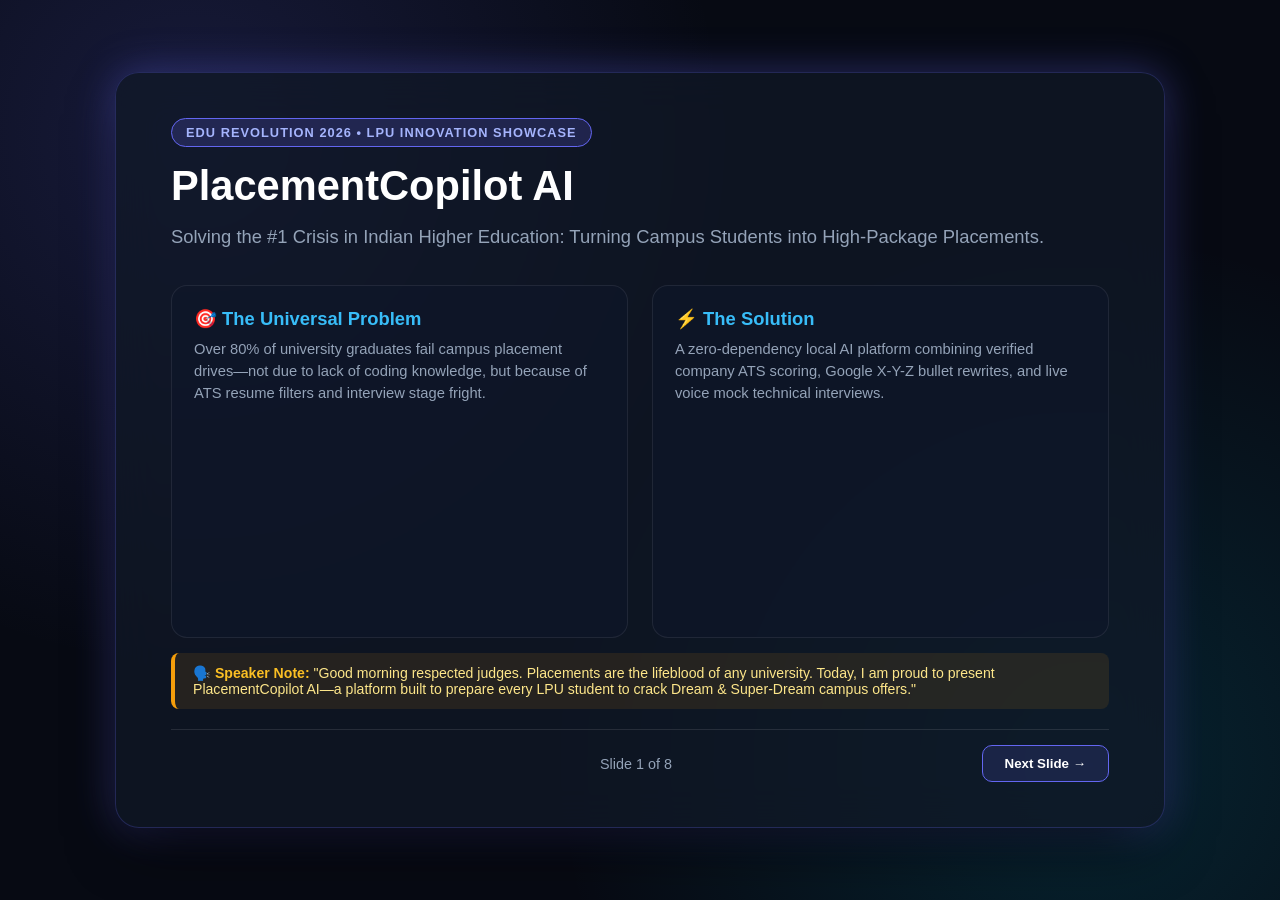
<file: presentation.html>
<!DOCTYPE html>
<html lang="en">
<head>
  <meta charset="UTF-8">
  <meta name="viewport" content="width=device-width, initial-scale=1.0">
  <title>PlacementCopilot AI — Edu Revolution Pitch Deck</title>
  <style>
    :root {
      --bg: #070a13;
      --card-bg: rgba(17, 24, 39, 0.75);
      --card-border: rgba(99, 102, 241, 0.25);
      --primary: #6366f1;
      --primary-glow: rgba(99, 102, 241, 0.4);
      --cyan: #06b6d4;
      --emerald: #10b981;
      --text: #f8fafc;
      --text-muted: #94a3b8;
    }
    * { box-sizing: border-box; margin: 0; padding: 0; font-family: -apple-system, BlinkMacSystemFont, "Segoe UI", Roboto, sans-serif; }
    body {
      background: var(--bg);
      color: var(--text);
      min-height: 100vh;
      display: flex;
      flex-direction: column;
      align-items: center;
      justify-content: center;
      overflow: hidden;
      background-image: radial-gradient(circle at 15% 15%, rgba(99, 102, 241, 0.18) 0%, transparent 40%),
                        radial-gradient(circle at 85% 85%, rgba(6, 182, 212, 0.15) 0%, transparent 40%);
    }
    .deck-container {
      width: 90vw;
      max-width: 1050px;
      height: 84vh;
      background: var(--card-bg);
      border: 1px solid var(--card-border);
      border-radius: 24px;
      backdrop-filter: blur(20px);
      box-shadow: 0 25px 60px -15px rgba(0, 0, 0, 0.8), 0 0 40px var(--primary-glow);
      position: relative;
      display: flex;
      flex-direction: column;
      padding: 45px 55px;
      overflow-y: auto;
    }
    .slide {
      display: none;
      flex-direction: column;
      height: 100%;
      animation: fadeIn 0.4s cubic-bezier(0.16, 1, 0.3, 1);
    }
    .slide.active { display: flex; }
    @keyframes fadeIn {
      from { opacity: 0; transform: translateY(12px) scale(0.99); }
      to { opacity: 1; transform: translateY(0) scale(1); }
    }
    .badge {
      align-self: flex-start;
      background: rgba(99, 102, 241, 0.2);
      border: 1px solid var(--primary);
      color: #a5b4fc;
      padding: 6px 14px;
      border-radius: 100px;
      font-size: 0.8rem;
      font-weight: 600;
      text-transform: uppercase;
      letter-spacing: 0.08em;
      margin-bottom: 14px;
    }
    h1 {
      font-size: 2.6rem;
      font-weight: 800;
      line-height: 1.2;
      background: linear-gradient(135deg, #ffffff 40%, #a5b4fc 100%);
      -webkit-background-clip: text;
      -webkit-text-fill-color: transparent;
      margin-bottom: 12px;
    }
    h2 {
      font-size: 1.8rem;
      font-weight: 700;
      color: #ffffff;
      margin-bottom: 10px;
    }
    p.subtitle {
      font-size: 1.15rem;
      color: var(--text-muted);
      margin-bottom: 24px;
      line-height: 1.5;
    }
    .grid-2 {
      display: grid;
      grid-template-columns: 1fr 1fr;
      gap: 24px;
      margin-top: 10px;
      flex: 1;
    }
    .grid-3 {
      display: grid;
      grid-template-columns: repeat(3, 1fr);
      gap: 18px;
      margin-top: 15px;
    }
    .feature-card {
      background: rgba(15, 23, 42, 0.6);
      border: 1px solid rgba(255, 255, 255, 0.08);
      border-radius: 16px;
      padding: 22px;
      display: flex;
      flex-direction: column;
      transition: all 0.2s ease;
    }
    .feature-card:hover {
      border-color: var(--cyan);
      transform: translateY(-2px);
    }
    .feature-card h3 {
      font-size: 1.15rem;
      margin-bottom: 8px;
      color: #38bdf8;
    }
    .feature-card p {
      font-size: 0.92rem;
      color: var(--text-muted);
      line-height: 1.5;
    }
    table {
      width: 100%;
      border-collapse: collapse;
      margin-top: 15px;
      background: rgba(15, 23, 42, 0.5);
      border-radius: 12px;
      overflow: hidden;
      border: 1px solid rgba(255, 255, 255, 0.08);
    }
    th, td {
      padding: 14px 18px;
      text-align: left;
      font-size: 0.95rem;
      border-bottom: 1px solid rgba(255, 255, 255, 0.05);
    }
    th { background: rgba(99, 102, 241, 0.2); color: #fff; font-weight: 600; }
    td:last-child { color: #34d399; font-weight: 600; }

    /* Navigation Bar */
    .controls {
      display: flex;
      justify-content: space-between;
      align-items: center;
      margin-top: 20px;
      padding-top: 15px;
      border-top: 1px solid rgba(255, 255, 255, 0.1);
    }
    .btn-nav {
      background: rgba(99, 102, 241, 0.15);
      border: 1px solid var(--primary);
      color: #fff;
      padding: 10px 22px;
      border-radius: 10px;
      cursor: pointer;
      font-weight: 600;
      transition: 0.2s;
    }
    .btn-nav:hover { background: var(--primary); box-shadow: 0 0 15px var(--primary-glow); }
    .slide-counter { font-size: 0.9rem; color: var(--text-muted); }

    /* Speaker Notes Drawer */
    .notes-box {
      margin-top: 15px;
      background: rgba(245, 158, 11, 0.1);
      border-left: 4px solid #f59e0b;
      padding: 12px 18px;
      border-radius: 8px;
      font-size: 0.88rem;
      color: #fde68a;
    }
    .notes-box strong { color: #fbbf24; }
  </style>
</head>
<body>

  <div class="deck-container">

    <!-- SLIDE 1: Cover -->
    <div class="slide active">
      <div class="badge">Edu Revolution 2026 • LPU Innovation Showcase</div>
      <h1>PlacementCopilot AI</h1>
      <p class="subtitle">Solving the #1 Crisis in Indian Higher Education: Turning Campus Students into High-Package Placements.</p>

      <div class="grid-2">
        <div class="feature-card">
          <h3>🎯 The Universal Problem</h3>
          <p>Over 80% of university graduates fail campus placement drives—not due to lack of coding knowledge, but because of ATS resume filters and interview stage fright.</p>
        </div>
        <div class="feature-card">
          <h3>⚡ The Solution</h3>
          <p>A zero-dependency local AI platform combining verified company ATS scoring, Google X-Y-Z bullet rewrites, and live voice mock technical interviews.</p>
        </div>
      </div>

      <div class="notes-box">
        <strong>🗣️ Speaker Note:</strong> "Good morning respected judges. Placements are the lifeblood of any university. Today, I am proud to present PlacementCopilot AI—a platform built to prepare every LPU student to crack Dream & Super-Dream campus offers."
      </div>
    </div>

    <!-- SLIDE 2: Problem -->
    <div class="slide">
      <div class="badge">The Pain Point</div>
      <h2>The Campus Placement Screening Epidemic</h2>
      <p class="subtitle">Why thousands of hardworking students get eliminated before round 1.</p>

      <div class="grid-3">
        <div class="feature-card">
          <h3>1. The ATS Black Hole</h3>
          <p>Companies like Amazon & TCS use automated parsers. Resumes missing critical keywords get rejected in 3 seconds without a human ever reading them.</p>
        </div>
        <div class="feature-card">
          <h3>2. Weak Impact Bullets</h3>
          <p>Students write passive bullets ("Worked on web project") instead of quantifiable metrics ("Engineered React app cutting latency by 42%").</p>
        </div>
        <div class="feature-card">
          <h3>3. Zero Mock Interview Practice</h3>
          <p>Placement cells cannot conduct 1-on-1 technical mock interviews for 10,000+ students. Students freeze during live rounds.</p>
        </div>
      </div>

      <div class="notes-box">
        <strong>🗣️ Speaker Note:</strong> "Sir, college me 10,000 bache placement me baithte hain, lekin TPC har ek ka personal mock interview nahi le sakti. 80% bache pehle hi round me filter ho jate hain kyunki unka resume ATS-friendly nahi hota."
      </div>
    </div>

    <!-- SLIDE 3: Solution -->
    <div class="slide">
      <div class="badge">The Innovation</div>
      <h2>The Solution: PlacementCopilot AI</h2>
      <p class="subtitle">A 24/7 personal campus placement mentor running locally inside the student's browser.</p>

      <div class="grid-2">
        <div class="feature-card">
          <h3>📄 ATS Diagnostic & Keyword Matcher</h3>
          <p>Quantified 0-100% compatibility score against verified recruitment patterns of Amazon, TCS Digital, Accenture, Infosys, and Google.</p>
        </div>
        <div class="feature-card">
          <h3>✨ Google X-Y-Z Formula Upgrades</h3>
          <p>1-Click turns weak student project descriptions into high-impact, metric-driven accomplishments that ATS algorithms favor.</p>
        </div>
        <div class="feature-card">
          <h3>🎙️ Live Voice Mock Interviewer</h3>
          <p>Asks company-specific DSA, System Design, and Behavioral questions with interactive voice synthesis (speaks aloud).</p>
        </div>
        <div class="feature-card">
          <h3>🏆 Staff Engineer Benchmark Scoring</h3>
          <p>Grades student answers on Technical Correctness (1-10) and Clarity (1-10), highlighting gaps and providing model solutions.</p>
        </div>
      </div>

      <div class="notes-box">
        <strong>🗣️ Speaker Note:</strong> "PlacementCopilot AI student ko exact batata hai ki unka resume kis keyword pe fail hoga, unke bullets ko Google X-Y-Z formula me convert karta hai, aur real voice me unka technical mock interview conduct karta hai."
      </div>
    </div>

    <!-- SLIDE 4: Architecture -->
    <div class="slide">
      <div class="badge">Engineering Stack</div>
      <h2>Technical Architecture (Zero-Dependency & Resilient)</h2>
      <p class="subtitle">Designed for extreme speed, complete offline reliability, and zero cloud hosting costs.</p>

      <div class="grid-3">
        <div class="feature-card">
          <h3>Pure Python Core</h3>
          <p>Built with standard library HTTP server. Zero `pip install` friction. Runs instantly on any student Mac or PC.</p>
        </div>
        <div class="feature-card">
          <h3>Dual-Inference Engine</h3>
          <p>Groq LPUs for sub-second streaming responses, with an intelligent deterministic heuristic fallback that never fails offline.</p>
        </div>
        <div class="feature-card">
          <h3>Web Speech Audio Integration</h3>
          <p>Native browser Web Speech API provides text-to-speech voice generation without external paid audio APIs.</p>
        </div>
      </div>

      <div class="notes-box">
        <strong>🗣️ Speaker Note:</strong> "Architecture-wise, humne isme pure Python use kiya hai jisse zero installation hassle hai. Dual-engine hone ki wajah se agar college me WiFi disconnect bhi ho jaye, tab bhi demo bina ruke chalta hai."
      </div>
    </div>

    <!-- SLIDE 5: Why Better Than ChatGPT -->
    <div class="slide">
      <div class="badge">Competitive Moat</div>
      <h2>Why Not Generic AI (ChatGPT / Claude)?</h2>
      <p class="subtitle">ChatGPT is a generic text generator; PlacementCopilot is a calibrated placement system.</p>

      <table>
        <thead>
          <tr>
            <th>Dimension</th>
            <th>Generic ChatGPT</th>
            <th>PlacementCopilot AI</th>
          </tr>
        </thead>
        <tbody>
          <tr>
            <td>Company Hiring Blueprints</td>
            <td>Generic generalities</td>
            <td>⚡ Preloaded patterns for TCS, Amazon, Accenture, Infosys</td>
          </tr>
          <tr>
            <td>ATS Scoring Engine</td>
            <td>None (Vague opinion)</td>
            <td>⚡ Mathematical 0–100% score with missing keyword pills</td>
          </tr>
          <tr>
            <td>Voice Interview Simulation</td>
            <td>Text-only chatbot</td>
            <td>⚡ Interactive Voice Synthesizer reads questions aloud</td>
          </tr>
          <tr>
            <td>Answer Rubric Scoring</td>
            <td>Generic feedback</td>
            <td>⚡ Separate 1-10 Technical & Clarity grades + Model Answers</td>
          </tr>
          <tr>
            <td>Mentor Audit Report</td>
            <td>None</td>
            <td>⚡ 1-Click CSV Export for Placement Coordinators</td>
          </tr>
        </tbody>
      </table>

      <div class="notes-box">
        <strong>🗣️ Speaker Note:</strong> "Sir, ChatGPT bacho ko generic advice deta hai. PlacementCopilot AI ke paas actual campus recruiters ke round patterns hain, aur ye student ko real-time me number dekar batata hai ki wo pass hoga ya fail."
      </div>
    </div>

    <!-- SLIDE 6: Business Model -->
    <div class="slide">
      <div class="badge">Monetization</div>
      <h2>Business Model & Scalability (B2B + B2C)</h2>
      <p class="subtitle">Monetizing across 40,000+ colleges and millions of engineering students.</p>

      <div class="grid-3">
        <div class="feature-card">
          <h3>1. B2B University Licensing</h3>
          <p><strong>₹1.5 Lakhs to ₹3 Lakhs/year</strong> per university placement cell (TPC) to provide automated mock interviews and readiness analytics for the entire campus batch.</p>
        </div>
        <div class="feature-card">
          <h3>2. B2C Student Pro Pass</h3>
          <p><strong>₹199/month</strong> for individual students seeking unlimited company ATS audits, deep interview questions, and priority AI feedback.</p>
        </div>
        <div class="feature-card">
          <h3>3. 95% Gross Margin</h3>
          <p>Zero cloud database costs and local-first execution ensures near-zero operational overhead.</p>
        </div>
      </div>

      <div class="notes-box">
        <strong>🗣️ Speaker Note:</strong> "Iska business model dono taraf hai: B2B me university TPC ko license bech sakte hain, aur B2C me students ko ₹199/month me unlimited practice de sakte hain. Margin 95% hai kyunki hosting cost almost zero hai."
      </div>
    </div>

    <!-- SLIDE 7: Edu Revolution Alignment -->
    <div class="slide">
      <div class="badge">Impact</div>
      <h2>The Edu Revolution: Transforming Campus Success</h2>
      <p class="subtitle">How PlacementCopilot AI elevates LPU's placement metrics.</p>

      <div class="grid-2">
        <div class="feature-card">
          <h3>📈 Measurable KPI Growth</h3>
          <p>Increases student ATS shortlisting by an estimated <strong>3.5x</strong> and reduces interview elimination by over <strong>40%</strong>.</p>
        </div>
        <div class="feature-card">
          <h3>🤝 Scaling Placement Cell Capacity</h3>
          <p>Enables a 5-member placement department to effectively deliver personalized interview preparation to 10,000+ candidates simultaneously.</p>
        </div>
      </div>

      <div class="notes-box">
        <strong>🗣️ Speaker Note:</strong> "Ye tool college ke placement percentage aur average package dono ko directly boost karta hai. Ye placement cell ki capacity ko 100x scale kar deta hai."
      </div>
    </div>

    <!-- SLIDE 8: Conclusion -->
    <div class="slide">
      <div class="badge">Live Demonstration</div>
      <h1>PlacementCopilot AI</h1>
      <p class="subtitle">"Bridging the last mile between classroom education and Dream Company offers."</p>

      <div class="grid-2">
        <div class="feature-card">
          <h3>👤 Developed by</h3>
          <p><strong>Priyanshu Yadav</strong><br>B.Tech Computer Science & Engineering<br>Lovely Professional University</p>
        </div>
        <div class="feature-card">
          <h3>🖥️ Interactive Demo</h3>
          <p>Live Web Dashboard running at <code>http://localhost:8080</code> ready for testing right now.</p>
        </div>
      </div>

      <div class="notes-box">
        <strong>🗣️ Speaker Note:</strong> "Thank you respected judges. Main abhi aapko apne system par live ATS analysis aur voice mock interview chala kar dikhana chahta hoon."
      </div>
    </div>

    <!-- Controls -->
    <div class="controls">
      <button class="btn-nav" id="prevBtn" onclick="prevSlide()">← Previous</button>
      <span class="slide-counter" id="slideCounter">Slide 1 of 8</span>
      <button class="btn-nav" id="nextBtn" onclick="nextSlide()">Next Slide →</button>
    </div>

  </div>

  <script>
    let current = 0;
    const slides = document.querySelectorAll('.slide');
    const counter = document.getElementById('slideCounter');
    const prevBtn = document.getElementById('prevBtn');
    const nextBtn = document.getElementById('nextBtn');

    function update() {
      slides.forEach((s, idx) => s.classList.toggle('active', idx === current));
      counter.innerText = `Slide ${current + 1} of ${slides.length}`;
      prevBtn.style.visibility = current === 0 ? 'hidden' : 'visible';
      nextBtn.innerText = current === slides.length - 1 ? 'Start Over ↺' : 'Next Slide →';
    }

    function nextSlide() {
      current = (current + 1) % slides.length;
      update();
    }

    function prevSlide() {
      if (current > 0) {
        current--;
        update();
      }
    }

    document.addEventListener('keydown', (e) => {
      if (e.key === 'ArrowRight' || e.key === ' ') nextSlide();
      if (e.key === 'ArrowLeft') prevSlide();
    });

    update();
  </script>
</body>
</html>
</file>
